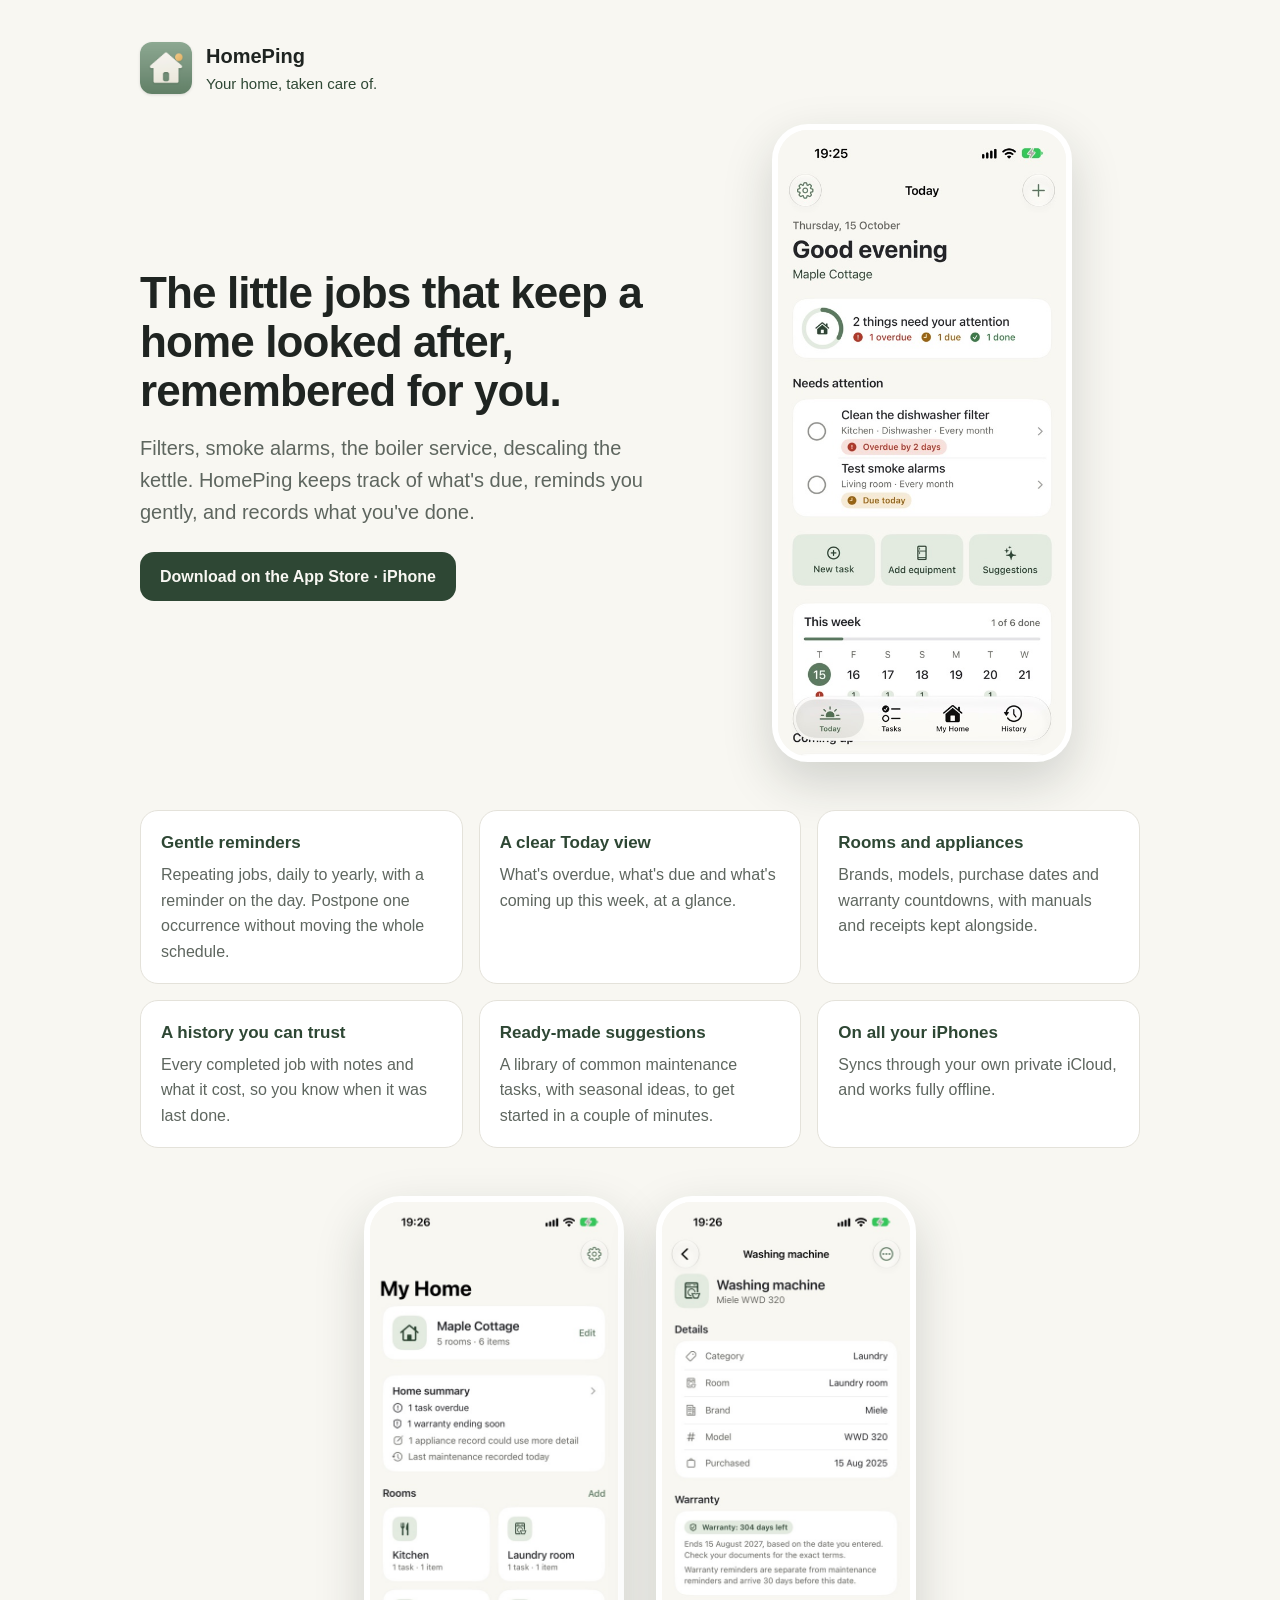
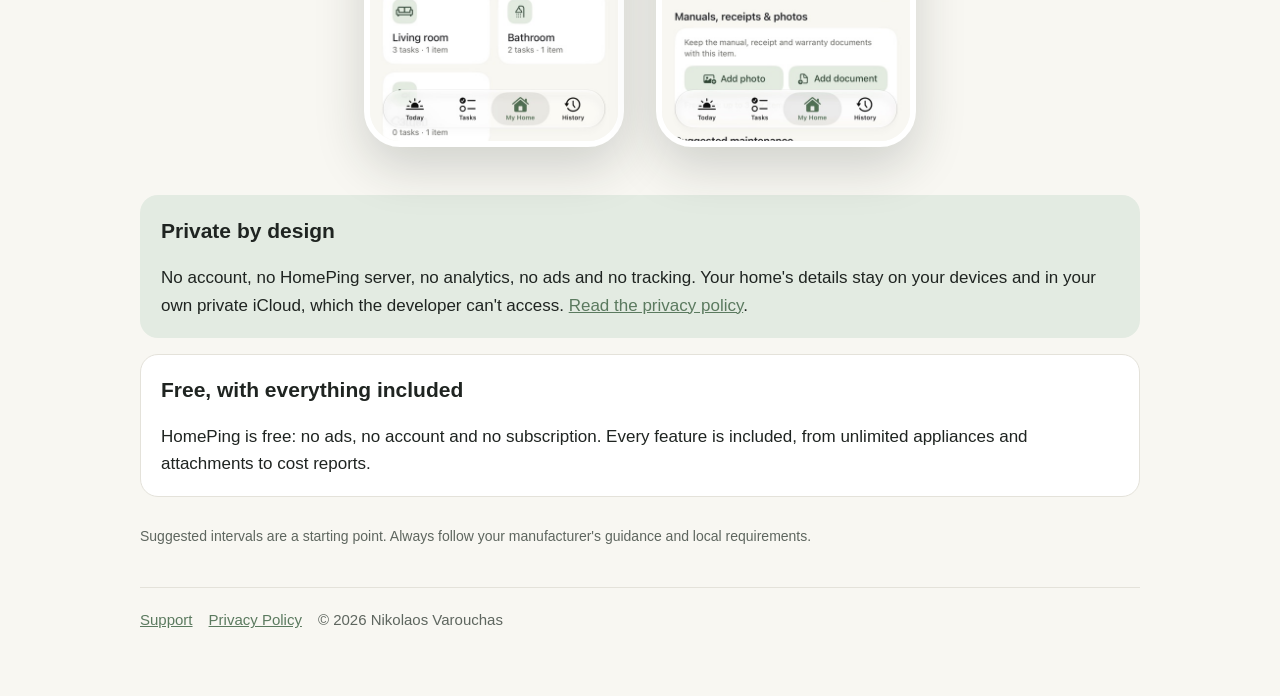
<file: index.html>
<!doctype html>
<html lang="en">
<head>
<meta charset="utf-8">
<meta name="viewport" content="width=device-width, initial-scale=1">
<title>HomePing: Home Maintenance</title>
<meta name="description" content="HomePing reminds you of the little jobs that keep a home looked after: filters, alarms, appliances and more. Private by design, no account needed.">
<link rel="icon" href="images/app-icon.png">
<meta name="apple-itunes-app" content="app-id=6822389149">
<link rel="apple-touch-icon" href="images/app-icon.png">
<link rel="stylesheet" href="style.css?v=2">
</head>
<body class="home">
<main class="wide">
  <header>
    <img class="icon" src="images/app-icon.png" alt="" width="52" height="52">
    <div><div class="brand">HomePing</div><div class="tagline">Your home, taken care of.</div></div>
  </header>

  <section class="hero">
    <div class="hero-text">
      <h1>The little jobs that keep a home looked after, remembered for you.</h1>
      <p class="lead">Filters, smoke alarms, the boiler service, descaling the kettle. HomePing keeps track of what's due, reminds you gently, and records what you've done.</p>
      <p class="cta"><a class="badge-store" href="https://apps.apple.com/app/id6822389149">Download on the App Store · iPhone</a></p>
    </div>
    <div class="hero-shot">
      <img class="shot" src="images/01-today.jpg" alt="HomePing's Today screen showing tasks that need attention and the week ahead" width="402" height="874">
    </div>
  </section>

  <section class="features">
    <div class="feature">
      <h3>Gentle reminders</h3>
      <p>Repeating jobs, daily to yearly, with a reminder on the day. Postpone one occurrence without moving the whole schedule.</p>
    </div>
    <div class="feature">
      <h3>A clear Today view</h3>
      <p>What's overdue, what's due and what's coming up this week, at a glance.</p>
    </div>
    <div class="feature">
      <h3>Rooms and appliances</h3>
      <p>Brands, models, purchase dates and warranty countdowns, with manuals and receipts kept alongside.</p>
    </div>
    <div class="feature">
      <h3>A history you can trust</h3>
      <p>Every completed job with notes and what it cost, so you know when it was last done.</p>
    </div>
    <div class="feature">
      <h3>Ready-made suggestions</h3>
      <p>A library of common maintenance tasks, with seasonal ideas, to get started in a couple of minutes.</p>
    </div>
    <div class="feature">
      <h3>On all your iPhones</h3>
      <p>Syncs through your own private iCloud, and works fully offline.</p>
    </div>
  </section>

  <section class="gallery" aria-label="Screenshots">
    <img class="shot" src="images/04-my-home.jpg" alt="My Home: home summary and rooms" width="402" height="874" loading="lazy">
    <img class="shot" src="images/06-appliance-detail.jpg" alt="An appliance with its details and warranty countdown" width="402" height="874" loading="lazy">
  </section>

  <section class="card privacy-card">
    <h2>Private by design</h2>
    <p>No account, no HomePing server, no analytics, no ads and no tracking. Your home's details stay on your devices and in your own private iCloud, which the developer can't access. <a href="privacy.html">Read the privacy policy</a>.</p>
  </section>

  <section class="card">
    <h2>Free, with everything included</h2>
    <p>HomePing is free: no ads, no account and no subscription. Every feature is included, from unlimited appliances and attachments to cost reports.</p>
  </section>

  <p class="fineprint">Suggested intervals are a starting point. Always follow your manufacturer's guidance and local requirements.</p>

  <nav><a href="support.html">Support</a><a href="privacy.html">Privacy Policy</a><span>© 2026 Nikolaos Varouchas</span></nav>
</main>
</body>
</html>
</file>
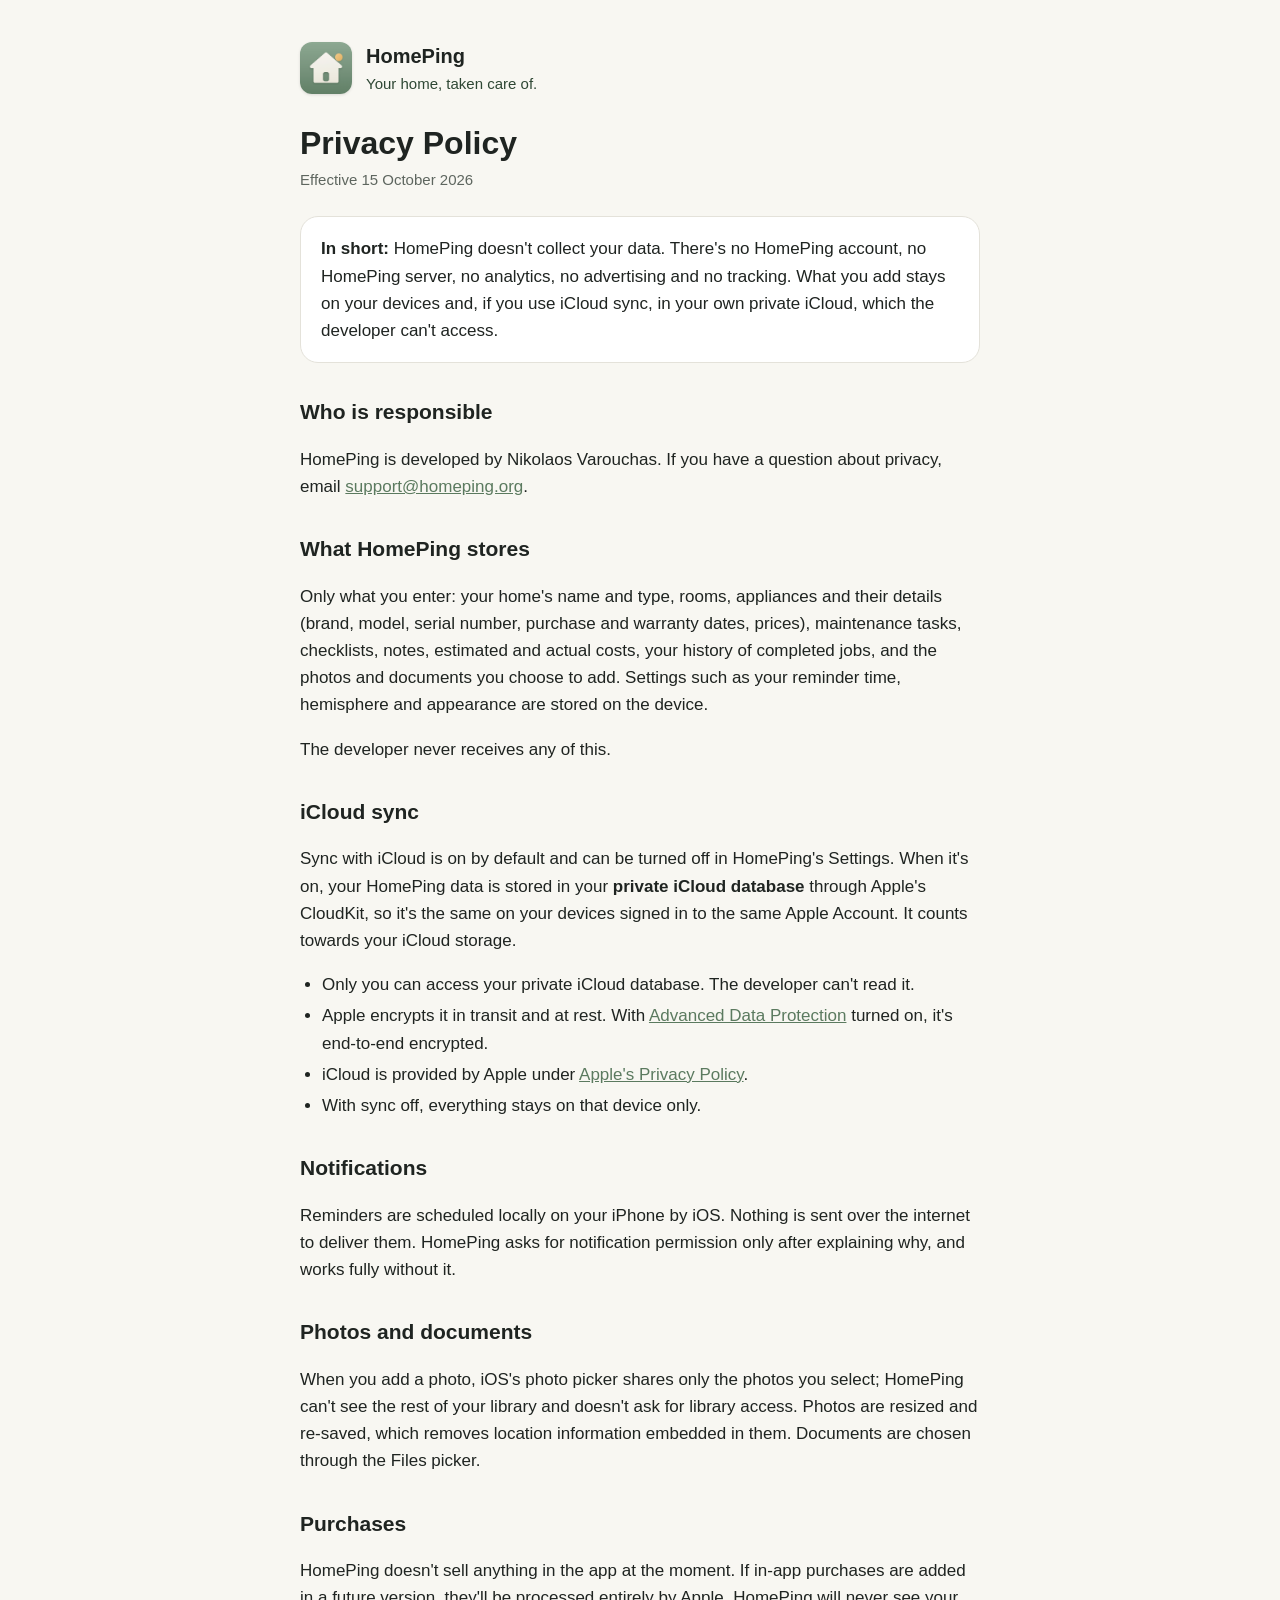
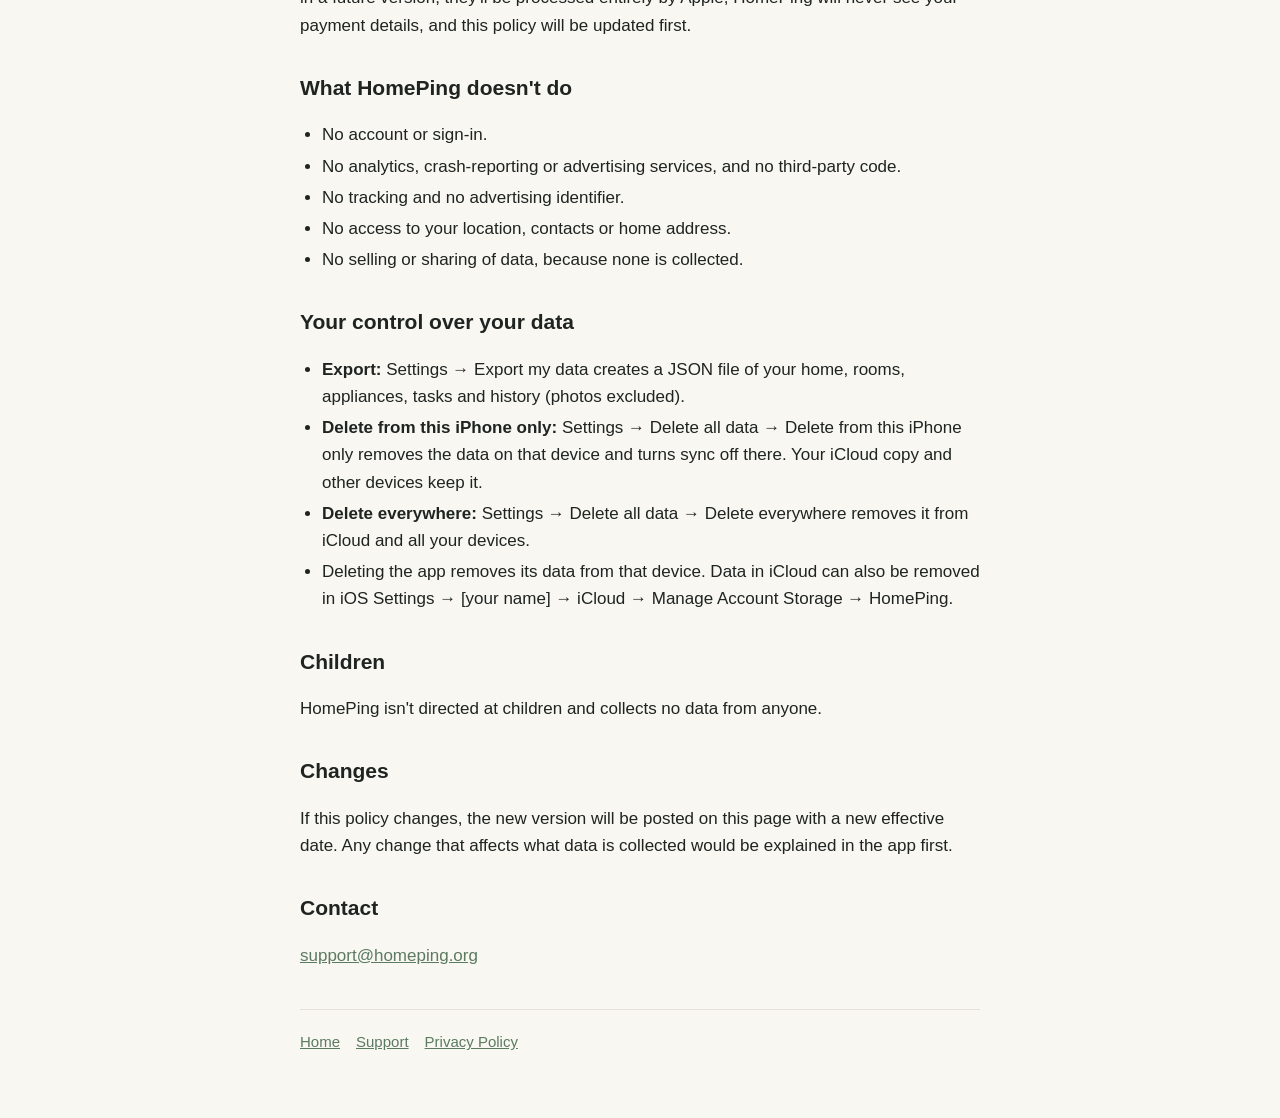
<file: privacy.html>
<!doctype html>
<html lang="en">
<head>
<meta charset="utf-8">
<meta name="viewport" content="width=device-width, initial-scale=1">
<title>HomePing Privacy Policy</title>
<meta name="description" content="HomePing doesn't collect your data. Here's exactly what the app stores, where, and how to remove it.">
<link rel="icon" href="images/app-icon.png">
<link rel="apple-touch-icon" href="images/app-icon.png">
<link rel="stylesheet" href="style.css?v=2">
</head>
<body>
<main>
  <header>
    <img class="icon" src="images/app-icon.png" alt="" width="52" height="52">
    <div><div class="brand">HomePing</div><div class="tagline">Your home, taken care of.</div></div>
  </header>

  <h1>Privacy Policy</h1>
  <p class="updated">Effective 15 October 2026</p>

  <div class="card">
    <p><strong>In short:</strong> HomePing doesn't collect your data. There's no HomePing account, no HomePing server, no analytics, no advertising and no tracking. What you add stays on your devices and, if you use iCloud sync, in your own private iCloud, which the developer can't access.</p>
  </div>

  <h2>Who is responsible</h2>
  <p>HomePing is developed by Nikolaos Varouchas. If you have a question about privacy, email <a href="mailto:support@homeping.org">support@homeping.org</a>.</p>

  <h2>What HomePing stores</h2>
  <p>Only what you enter: your home's name and type, rooms, appliances and their details (brand, model, serial number, purchase and warranty dates, prices), maintenance tasks, checklists, notes, estimated and actual costs, your history of completed jobs, and the photos and documents you choose to add. Settings such as your reminder time, hemisphere and appearance are stored on the device.</p>
  <p>The developer never receives any of this.</p>

  <h2>iCloud sync</h2>
  <p>Sync with iCloud is on by default and can be turned off in HomePing's Settings. When it's on, your HomePing data is stored in your <strong>private iCloud database</strong> through Apple's CloudKit, so it's the same on your devices signed in to the same Apple Account. It counts towards your iCloud storage.</p>
  <ul>
    <li>Only you can access your private iCloud database. The developer can't read it.</li>
    <li>Apple encrypts it in transit and at rest. With <a href="https://support.apple.com/en-us/102651">Advanced Data Protection</a> turned on, it's end-to-end encrypted.</li>
    <li>iCloud is provided by Apple under <a href="https://www.apple.com/legal/privacy/">Apple's Privacy Policy</a>.</li>
    <li>With sync off, everything stays on that device only.</li>
  </ul>

  <h2>Notifications</h2>
  <p>Reminders are scheduled locally on your iPhone by iOS. Nothing is sent over the internet to deliver them. HomePing asks for notification permission only after explaining why, and works fully without it.</p>

  <h2>Photos and documents</h2>
  <p>When you add a photo, iOS's photo picker shares only the photos you select; HomePing can't see the rest of your library and doesn't ask for library access. Photos are resized and re-saved, which removes location information embedded in them. Documents are chosen through the Files picker.</p>

  <h2>Purchases</h2>
  <p>HomePing doesn't sell anything in the app at the moment. If in-app purchases are added in a future version, they'll be processed entirely by Apple, HomePing will never see your payment details, and this policy will be updated first.</p>

  <h2>What HomePing doesn't do</h2>
  <ul>
    <li>No account or sign-in.</li>
    <li>No analytics, crash-reporting or advertising services, and no third-party code.</li>
    <li>No tracking and no advertising identifier.</li>
    <li>No access to your location, contacts or home address.</li>
    <li>No selling or sharing of data, because none is collected.</li>
  </ul>

  <h2>Your control over your data</h2>
  <ul>
    <li><strong>Export:</strong> Settings → Export my data creates a JSON file of your home, rooms, appliances, tasks and history (photos excluded).</li>
    <li><strong>Delete from this iPhone only:</strong> Settings → Delete all data → Delete from this iPhone only removes the data on that device and turns sync off there. Your iCloud copy and other devices keep it.</li>
    <li><strong>Delete everywhere:</strong> Settings → Delete all data → Delete everywhere removes it from iCloud and all your devices.</li>
    <li>Deleting the app removes its data from that device. Data in iCloud can also be removed in iOS Settings → [your name] → iCloud → Manage Account Storage → HomePing.</li>
  </ul>

  <h2>Children</h2>
  <p>HomePing isn't directed at children and collects no data from anyone.</p>

  <h2>Changes</h2>
  <p>If this policy changes, the new version will be posted on this page with a new effective date. Any change that affects what data is collected would be explained in the app first.</p>

  <h2>Contact</h2>
  <p><a href="mailto:support@homeping.org">support@homeping.org</a></p>

  <nav><a href="index.html">Home</a><a href="support.html">Support</a><a href="privacy.html">Privacy Policy</a></nav>
</main>
</body>
</html>
</file>
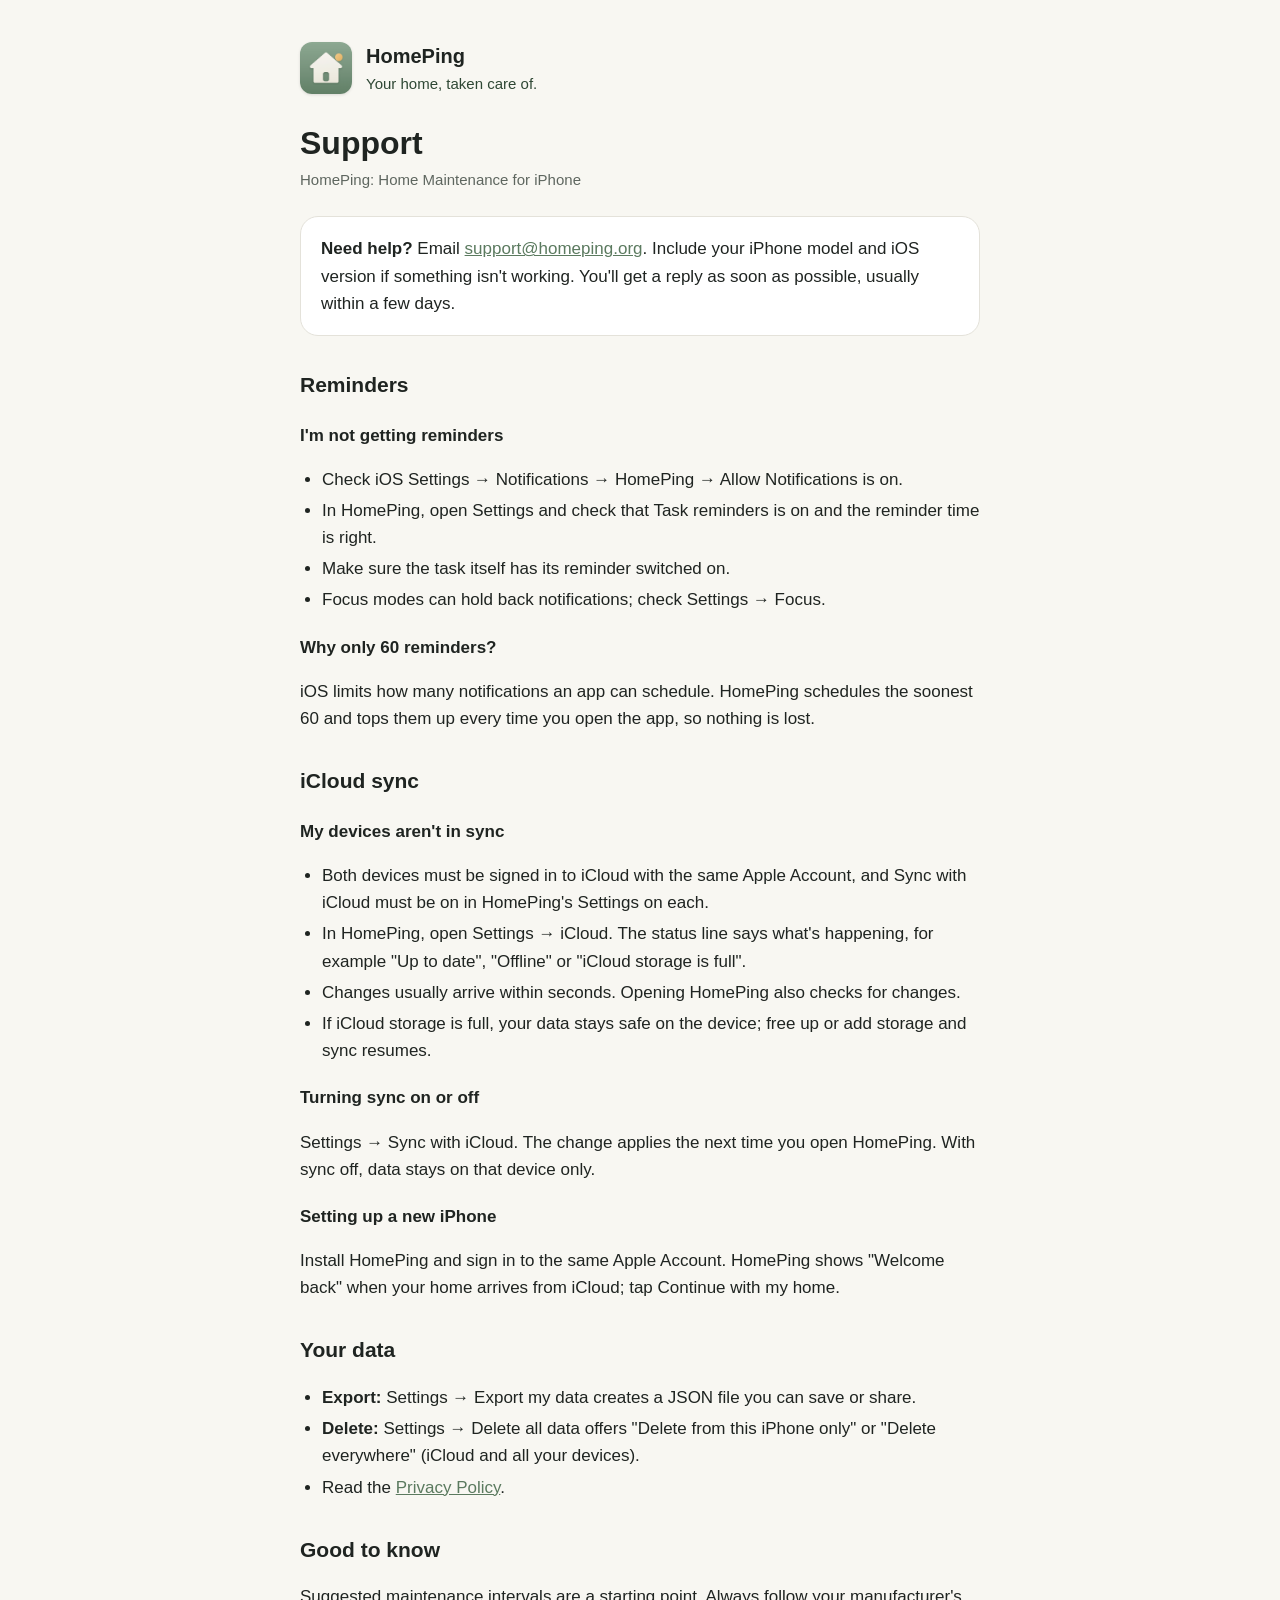
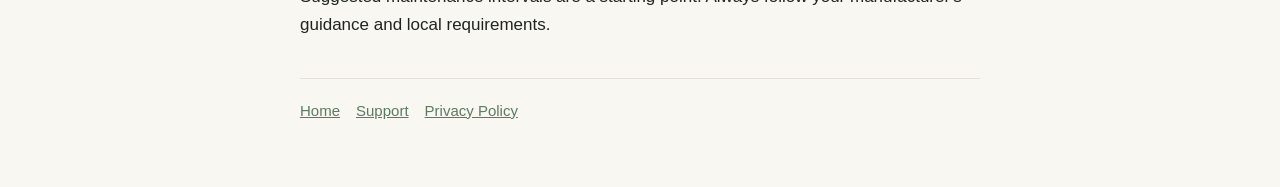
<file: support.html>
<!doctype html>
<html lang="en">
<head>
<meta charset="utf-8">
<meta name="viewport" content="width=device-width, initial-scale=1">
<title>HomePing Support</title>
<meta name="description" content="Help with HomePing: reminders, iCloud sync, exporting and deleting data.">
<link rel="icon" href="images/app-icon.png">
<meta name="apple-itunes-app" content="app-id=6822389149">
<link rel="apple-touch-icon" href="images/app-icon.png">
<link rel="stylesheet" href="style.css?v=2">
</head>
<body>
<main>
  <header>
    <img class="icon" src="images/app-icon.png" alt="" width="52" height="52">
    <div><div class="brand">HomePing</div><div class="tagline">Your home, taken care of.</div></div>
  </header>

  <h1>Support</h1>
  <p class="updated">HomePing: Home Maintenance for iPhone</p>

  <div class="card">
    <p><strong>Need help?</strong> Email <a href="mailto:support@homeping.org?subject=HomePing%20support">support@homeping.org</a>. Include your iPhone model and iOS version if something isn't working. You'll get a reply as soon as possible, usually within a few days.</p>
  </div>

  <h2>Reminders</h2>
  <h3>I'm not getting reminders</h3>
  <ul>
    <li>Check iOS Settings → Notifications → HomePing → Allow Notifications is on.</li>
    <li>In HomePing, open Settings and check that Task reminders is on and the reminder time is right.</li>
    <li>Make sure the task itself has its reminder switched on.</li>
    <li>Focus modes can hold back notifications; check Settings → Focus.</li>
  </ul>
  <h3>Why only 60 reminders?</h3>
  <p>iOS limits how many notifications an app can schedule. HomePing schedules the soonest 60 and tops them up every time you open the app, so nothing is lost.</p>

  <h2>iCloud sync</h2>
  <h3>My devices aren't in sync</h3>
  <ul>
    <li>Both devices must be signed in to iCloud with the same Apple Account, and Sync with iCloud must be on in HomePing's Settings on each.</li>
    <li>In HomePing, open Settings → iCloud. The status line says what's happening, for example "Up to date", "Offline" or "iCloud storage is full".</li>
    <li>Changes usually arrive within seconds. Opening HomePing also checks for changes.</li>
    <li>If iCloud storage is full, your data stays safe on the device; free up or add storage and sync resumes.</li>
  </ul>
  <h3>Turning sync on or off</h3>
  <p>Settings → Sync with iCloud. The change applies the next time you open HomePing. With sync off, data stays on that device only.</p>
  <h3>Setting up a new iPhone</h3>
  <p>Install HomePing and sign in to the same Apple Account. HomePing shows "Welcome back" when your home arrives from iCloud; tap Continue with my home.</p>


  <h2>Your data</h2>
  <ul>
    <li><strong>Export:</strong> Settings → Export my data creates a JSON file you can save or share.</li>
    <li><strong>Delete:</strong> Settings → Delete all data offers "Delete from this iPhone only" or "Delete everywhere" (iCloud and all your devices).</li>
    <li>Read the <a href="privacy.html">Privacy Policy</a>.</li>
  </ul>

  <h2>Good to know</h2>
  <p>Suggested maintenance intervals are a starting point. Always follow your manufacturer's guidance and local requirements.</p>

  <nav><a href="index.html">Home</a><a href="support.html">Support</a><a href="privacy.html">Privacy Policy</a></nav>
</main>
</body>
</html>
</file>
<file: style.css>
:root {
  --bg: #F8F7F2;
  --card: #FFFFFF;
  --text: #1F2421;
  --muted: #5E665F;
  --primary: #5B7A5F;
  --forest: #2E4734;
  --soft: #E3EBE2;
  --line: #E4E2DA;
}
@media (prefers-color-scheme: dark) {
  :root {
    --bg: #121411;
    --card: #1C1F1B;
    --text: #ECEEE9;
    --muted: #A3ABA2;
    --primary: #8FB293;
    --forest: #B5D1B7;
    --soft: #26302A;
    --line: #2C312B;
  }
}
* { box-sizing: border-box; }
body {
  margin: 0;
  background: var(--bg);
  color: var(--text);
  font: 17px/1.6 -apple-system, BlinkMacSystemFont, "SF Pro Text", "Helvetica Neue", Arial, sans-serif;
  -webkit-text-size-adjust: 100%;
}
main { max-width: 720px; margin: 0 auto; padding: 40px 20px 64px; }
header { display: flex; align-items: center; gap: 14px; margin-bottom: 28px; }
.icon { width: 52px; height: 52px; border-radius: 12px; flex: none; box-shadow: 0 1px 3px rgba(0,0,0,.12); }
.brand { font-weight: 700; font-size: 20px; }
.tagline { color: var(--forest); font-size: 15px; }
h1 { font-size: 32px; line-height: 1.2; margin: 0 0 6px; }
.updated { color: var(--muted); font-size: 15px; margin: 0 0 24px; }
h2 { font-size: 21px; margin: 32px 0 8px; }
h3 { font-size: 17px; margin: 20px 0 4px; }
p, li { color: var(--text); }
ul { padding-left: 22px; }
li { margin: 4px 0; }
a { color: var(--primary); }
.card {
  background: var(--card); border: 1px solid var(--line); border-radius: 18px;
  padding: 18px 20px; margin: 16px 0;
}
.card p:first-child { margin-top: 0; }
.card p:last-child { margin-bottom: 0; }
nav { margin-top: 40px; padding-top: 20px; border-top: 1px solid var(--line); color: var(--muted); font-size: 15px; }
nav a { margin-right: 16px; }

/* Landing page */
main.wide { max-width: 1040px; }
.hero { display: grid; grid-template-columns: 1.2fr 1fr; gap: 40px; align-items: center; margin: 8px 0 48px; }
.hero h1 { font-size: 44px; line-height: 1.12; letter-spacing: -0.02em; margin-bottom: 16px; }
.lead { font-size: 20px; color: var(--muted); margin: 0 0 24px; }
.badge-store {
  display: inline-block; background: var(--forest); color: var(--bg);
  padding: 12px 20px; border-radius: 14px; font-weight: 600; font-size: 16px;
  text-decoration: none;
}
.badge-store:hover { background: var(--primary); }
.hero-shot { display: flex; justify-content: center; }
.shot {
  width: 100%; max-width: 300px; height: auto; border-radius: 36px;
  border: 6px solid var(--card); box-shadow: 0 20px 50px rgba(30, 40, 32, .18);
  background: var(--card);
}
.features { display: grid; grid-template-columns: repeat(3, 1fr); gap: 16px; margin: 0 0 48px; }
.feature { background: var(--card); border: 1px solid var(--line); border-radius: 18px; padding: 18px 20px; }
.feature h3 { margin: 0 0 6px; color: var(--forest); }
.feature p { margin: 0; color: var(--muted); font-size: 16px; }
.gallery { display: flex; justify-content: center; gap: 32px; margin: 0 0 48px; }
.gallery .shot { max-width: 260px; }
.card h2 { margin-top: 0; }
.privacy-card { background: var(--soft); border-color: transparent; }
.fineprint { color: var(--muted); font-size: 14px; margin-top: 28px; }
nav span { color: var(--muted); }
@media (max-width: 760px) {
  .hero { grid-template-columns: 1fr; gap: 28px; }
  .hero h1 { font-size: 32px; }
  .lead { font-size: 18px; }
  .features { grid-template-columns: 1fr; }
  .gallery { gap: 16px; }
  .gallery .shot { max-width: 46%; border-radius: 24px; border-width: 4px; }
  .shot { max-width: 260px; }
}
</file>
